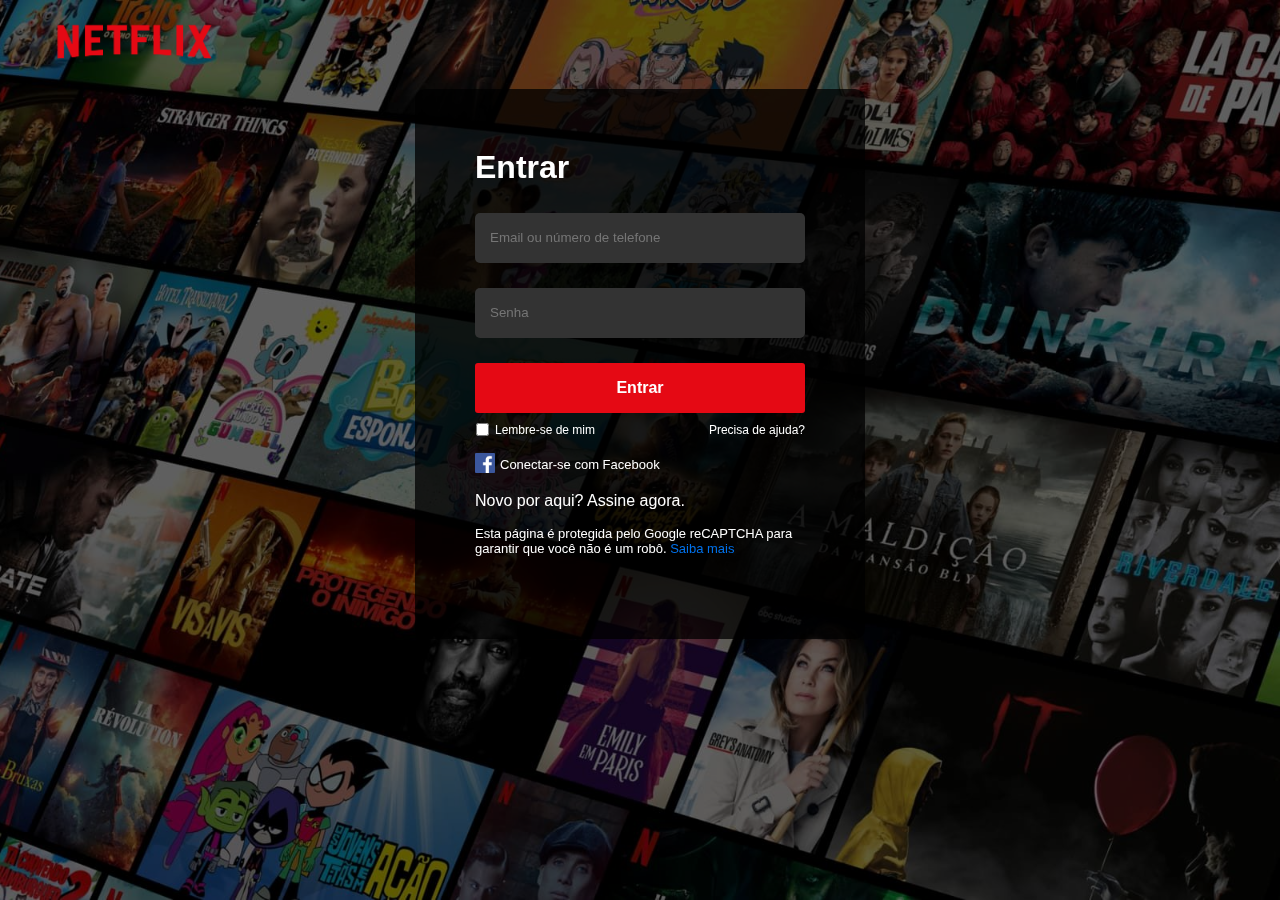
<file: index.html>
<!DOCTYPE html>
<html lang="en">
<head>
    <meta charset="UTF-8">
    <meta name="viewport" content="width=device-width, initial-scale=1.0">
    <link rel="stylesheet" href="/css/style.css">
    <title>Document</title>
</head>
<body>
    <div class="header">
        <div class="logo">
            <a href="#"> 
                <img src="imagens/netflixlogo.png" alt="">
            </a>
        </div>
    </div>

    <div class="login_body">
        <div class="login_box">
            <h2>Entrar</h2>

            <!-- Configura o formulário para redirecionar diretamente -->
            <form action="index2.html" method="get">
                <div class="input_box">
                    <input required type="email" placeholder="Email ou número de telefone">
                </div>

                <div class="input_box">
                    <input required type="password" placeholder="Senha">
                </div> 

                <div>
                    <button class="submit" type="submit">
                        Entrar
                    </button>
                </div>
            </form>

            <div class="suporte">
                <div class="lembrar">
                    <span><input type="checkbox" style="margin: 0;padding: 0;height: 13px;"></span> 
                    <span>Lembre-se de mim</span>
                </div>

                <div class="ajuda">
                    <a href="#">
                        Precisa de ajuda?
                    </a>
                </div>
            </div>

            <div class="login_footer">
                <div class="login_facebook">
                    <span><img height="20px" src="imagens/Facebook_logo.png" alt="facebook"></span>
                    <span><a href="#"> Conectar-se com Facebook </a></span>
                </div>

                <div class="sign_up">
                    <p>Novo por aqui? <a href="#"> Assine agora.</a> </p>
                </div>

                <div class="termos">
                    <p>Esta página é protegida pelo Google reCAPTCHA para garantir que você não é um robô. <a href="#">Saiba mais</a></p>
                </div>
            </div>
        </div>
    </div>
</body>
</html>
</file>
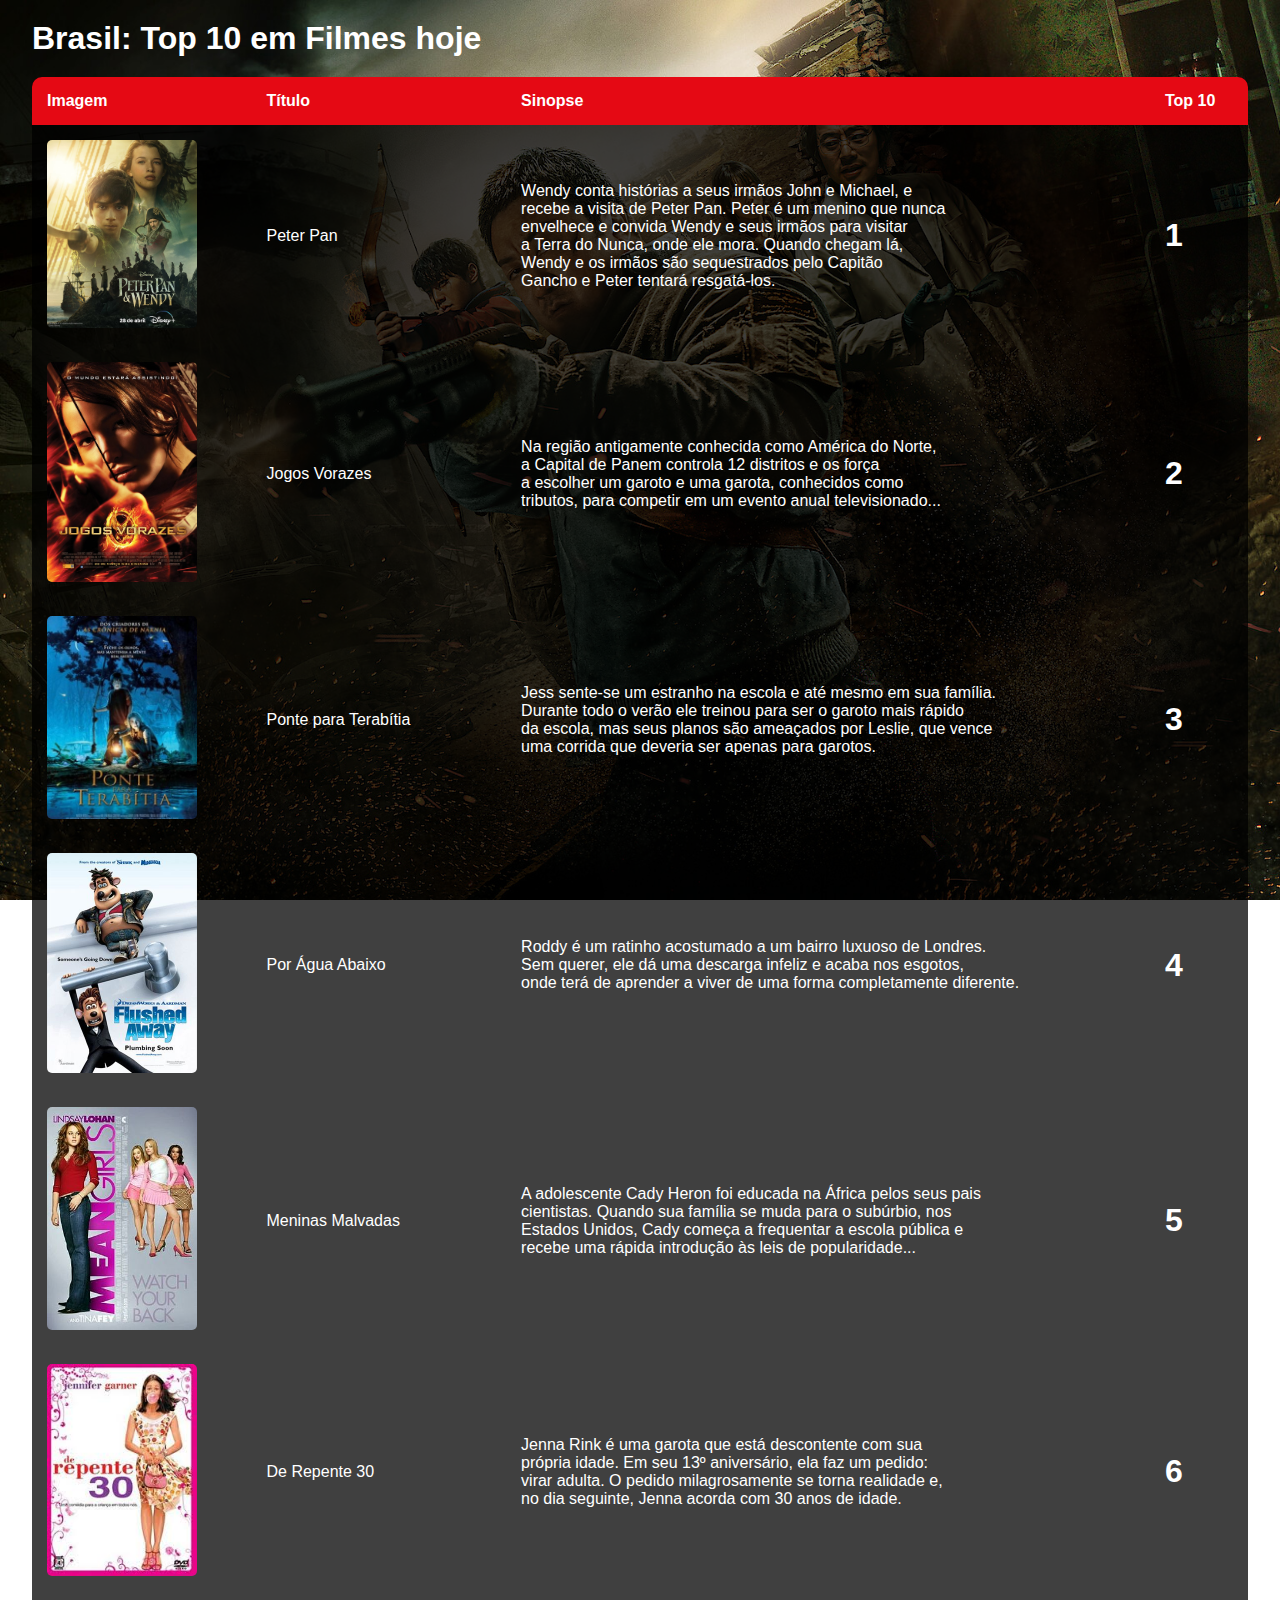
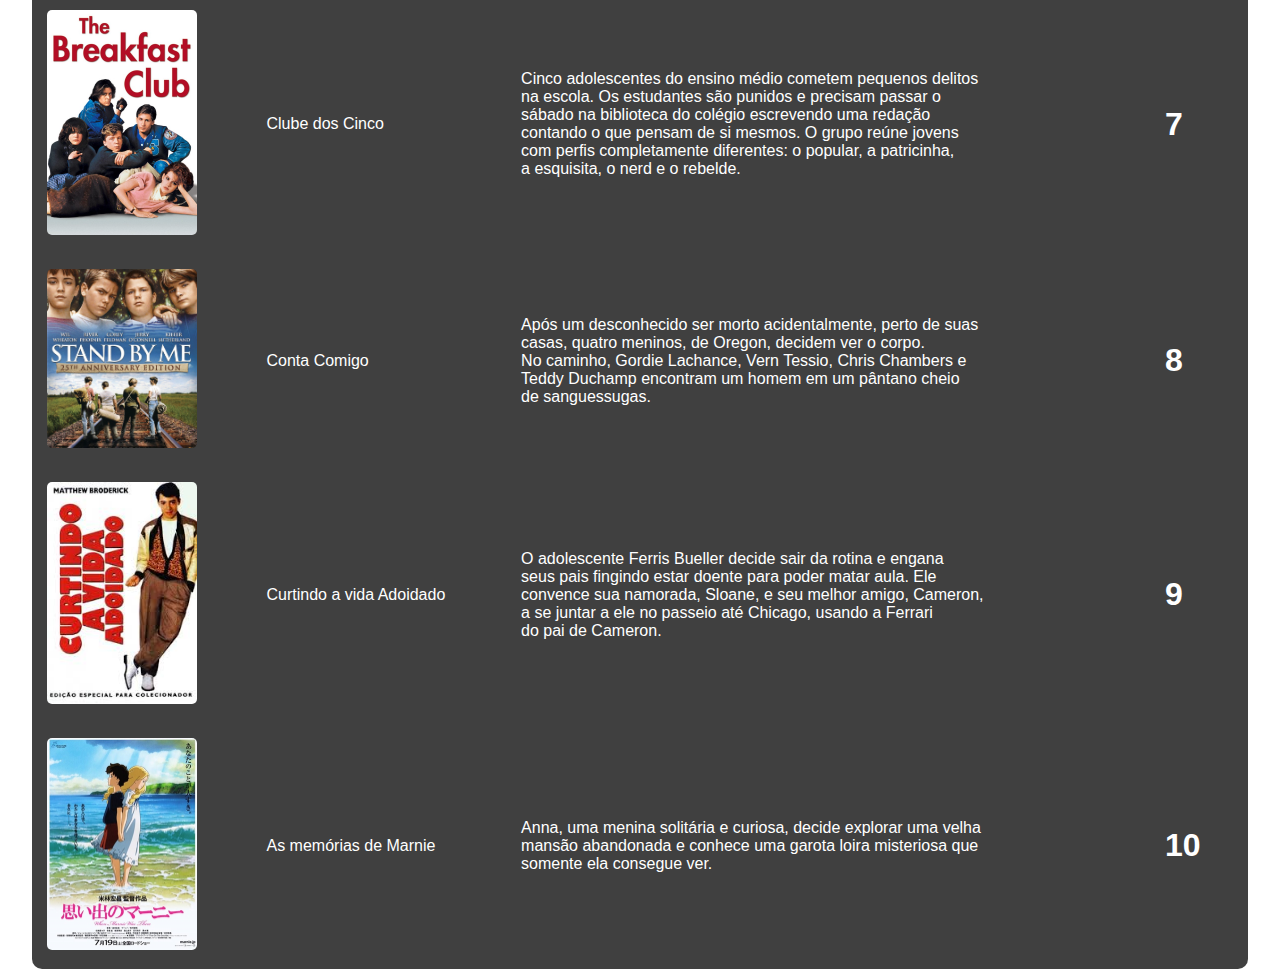
<file: filmes.html>
<!DOCTYPE html>
<html lang="en">
<head>
    <meta charset="UTF-8">
    <meta name="viewport" content="width=device-width, initial-scale=1.0">
    <link rel="stylesheet" href="css/filmes.css">
    <title>Document</title>
</head>
<body>
    
    <h1 class="titulo" style="color: #fff;">Brasil: Top 10 em Filmes hoje</h1>
    <table class="tabela_filmes">
        <tr>
            <th>Imagem</th>
            <th>Título</th>
            <th>Sinopse</th>
            <th>Top 10</th>
        </tr>

        <tr>
            <td><img src="imagens/Filme1.jpg" alt="Filme 1"></td>
            <td>Peter Pan</td>
            <td> <p>
                Wendy conta histórias a seus irmãos John e Michael, e <br>
                recebe a visita de Peter Pan. Peter é um menino que nunca <br>
                envelhece e convida Wendy e seus irmãos para visitar <br>
                a Terra do Nunca, onde ele mora. Quando chegam lá, <br>
                Wendy e os irmãos são sequestrados pelo Capitão  <br>
                Gancho e Peter tentará resgatá-los.
            </p>
          
            </td>
            <td class="top_10">1</td>
        </tr>
        <tr>
            <td><img src="imagens/Filme2.jpg" alt="Filme 2"></td>
            <td>Jogos Vorazes</td>
            <td> <p>
                Na região antigamente conhecida como América do Norte, <br>
                a Capital de Panem controla 12 distritos e os força <br>
                a escolher um garoto e uma garota, conhecidos como <br>
                tributos, para competir em um evento anual televisionado...
            </p>
        </td>
        <td class="top_10">2</td>
        </tr>

        <tr>
            <td><img src="imagens/Filme3.jpg" alt="Filme 3"></td>
            <td>Ponte para Terabítia</td>
            <td> <p>
                Jess sente-se um estranho na escola e até mesmo em sua família. <br>
                Durante todo o verão ele treinou para ser o garoto mais rápido <br>
                da escola, mas seus planos são ameaçados por Leslie, que vence <br>
                uma corrida que deveria ser apenas para garotos.
            </p>
        </td>
        <td class="top_10">3</td>
        </tr>
        <tr>
            <td><img src="imagens/Filme4.jpg" alt="Filme 4"></td>
            <td>Por Água Abaixo</td>
            <td> <p>
                Roddy é um ratinho acostumado a um bairro luxuoso de Londres. <br>
                Sem querer, ele dá uma descarga infeliz e acaba nos esgotos, <br>
                onde terá de aprender a viver de uma forma completamente diferente. <br>
            </p>
        </td>
        <td class="top_10">4</td>
        </tr>

        <tr>
            <td><img src="imagens/Filme5.jpg" alt="Filme 5"></td>
            <td>Meninas Malvadas</td>
            <td> <p> 
                A adolescente Cady Heron foi educada na África pelos seus pais <br>
                cientistas. Quando sua família se muda para o subúrbio, nos <br>
                Estados Unidos, Cady começa a frequentar a escola pública e <br>
                recebe uma rápida introdução às leis de popularidade...
            </p></td>
            <td class="top_10">5</td>
        </tr>

        <tr>
            <td><img src="imagens/Filme6.jpeg" alt="Filme 6"></td>
            <td>De Repente 30</td>
            <td> <p>
                Jenna Rink é uma garota que está descontente com sua <br>
                própria idade. Em seu 13º aniversário, ela faz um pedido: <br>
                virar adulta. O pedido milagrosamente se torna realidade e, <br>
                no dia seguinte, Jenna acorda com 30 anos de idade.

            </p></td>
            <td class="top_10">6</td>
        </tr>

        <tr>
            <td><img src="imagens/Filme7.jpg" alt="Filme 7"></td>
            <td>Clube dos Cinco</td>
            <td> <p>
                Cinco adolescentes do ensino médio cometem pequenos delitos <br>
                na escola. Os estudantes são punidos e precisam passar o <br>
                sábado na biblioteca do colégio escrevendo uma redação <br>
                contando o que pensam de si mesmos. O grupo reúne jovens <br>
                com perfis completamente diferentes: o popular, a patricinha, <br>
                a esquisita, o nerd e o rebelde.
            </p></td>
            <td class="top_10">7</td>
        </tr>

        <tr>
            <td><img src="imagens/Filme 8.jpg" alt="Filme 8"></td>
            <td>Conta Comigo</td>
            <td> <p>
                Após um desconhecido ser morto acidentalmente, perto de suas <br>
                casas, quatro meninos, de Oregon, decidem ver o corpo. <br>
                No caminho, Gordie Lachance, Vern Tessio, Chris Chambers e <br>
                Teddy Duchamp encontram um homem em um pântano cheio <br>
                de sanguessugas.
            </p></td>
            <td class="top_10">8</td>
        </tr>

        <tr>
            <td><img src="imagens/Filme9.jpeg" alt="Filme 9"></td>
            <td>Curtindo a vida Adoidado</td>
            <td> <p>
                O adolescente Ferris Bueller decide sair da rotina e engana <br>
                seus pais fingindo estar doente para poder matar aula. Ele <br>
                convence sua namorada, Sloane, e seu melhor amigo, Cameron, <br>
                a se juntar a ele no passeio até Chicago, usando a Ferrari <br>
                do pai de Cameron.
            </p></td>
            <td class="top_10">9</td>
        </tr>

        <tr>
            <td><img src="imagens/Filme10.jpg" alt="Filme 10"></td>
            <td>As memórias de Marnie</td>
            <td> <p>
                Anna, uma menina solitária e curiosa, decide explorar uma velha <br>
                mansão abandonada e conhece uma garota loira misteriosa que <br>
                somente ela consegue ver.
            </p></td>
            <td class="top_10">10</td>
        </tr>
    </table>

</body>
</html>
</file>
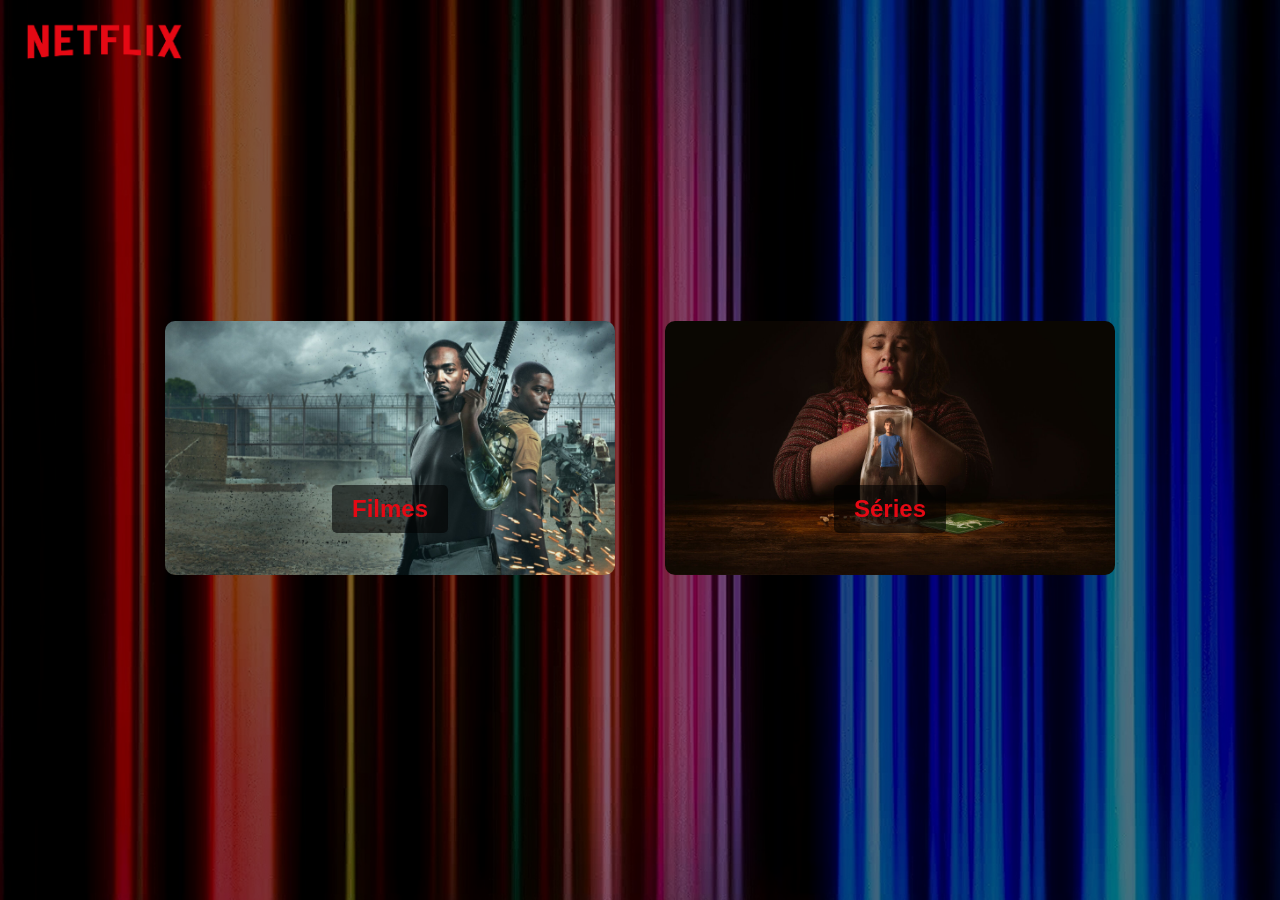
<file: index2.html>
<!DOCTYPE html>
<html lang="pt-BR">
<head>
    <meta charset="UTF-8">
    <meta name="viewport" content="width=device-width, initial-scale=1.0">
    <link rel="stylesheet" href="/css/style2.css">
    <title>Document</title>
   
</head>
<body>

    <div class="header">
        <div class="logo">
            <a href="#"> 
                <img src="imagens/netflixlogo.png" alt="Netflix Logo">
            </a>
        </div>
    </div>

    <div class="container">
        <div class="item" onclick="window.location.href='filmes.html'">
            <img src="imagens/Filmes.jpg" alt="Filmes">
            <h2>Filmes</h2>
        </div>
        
        <div class="item" onclick="window.location.href='series.html'">
            <img src="imagens/Séries.jpg" alt="Séries">
            <h2>Séries</h2>
        </div>
    </div>

</body>
</html>
</file>
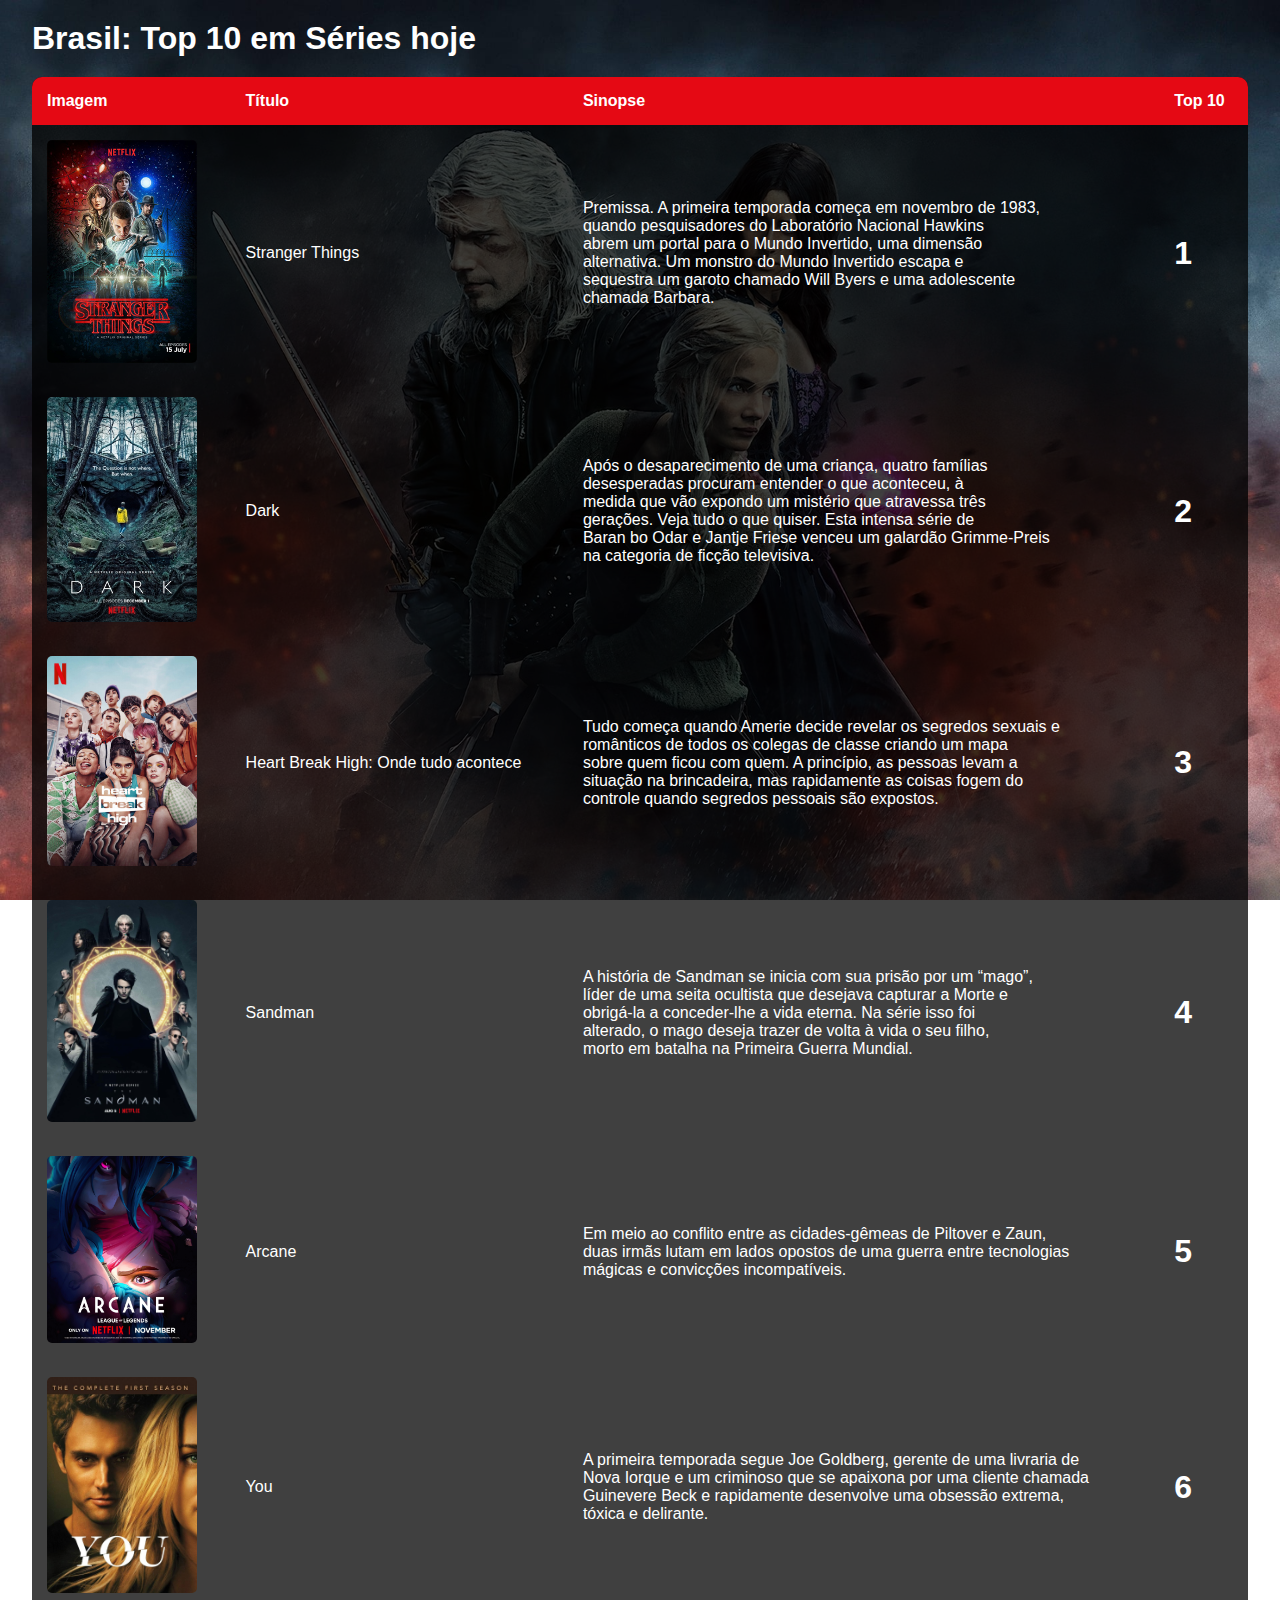
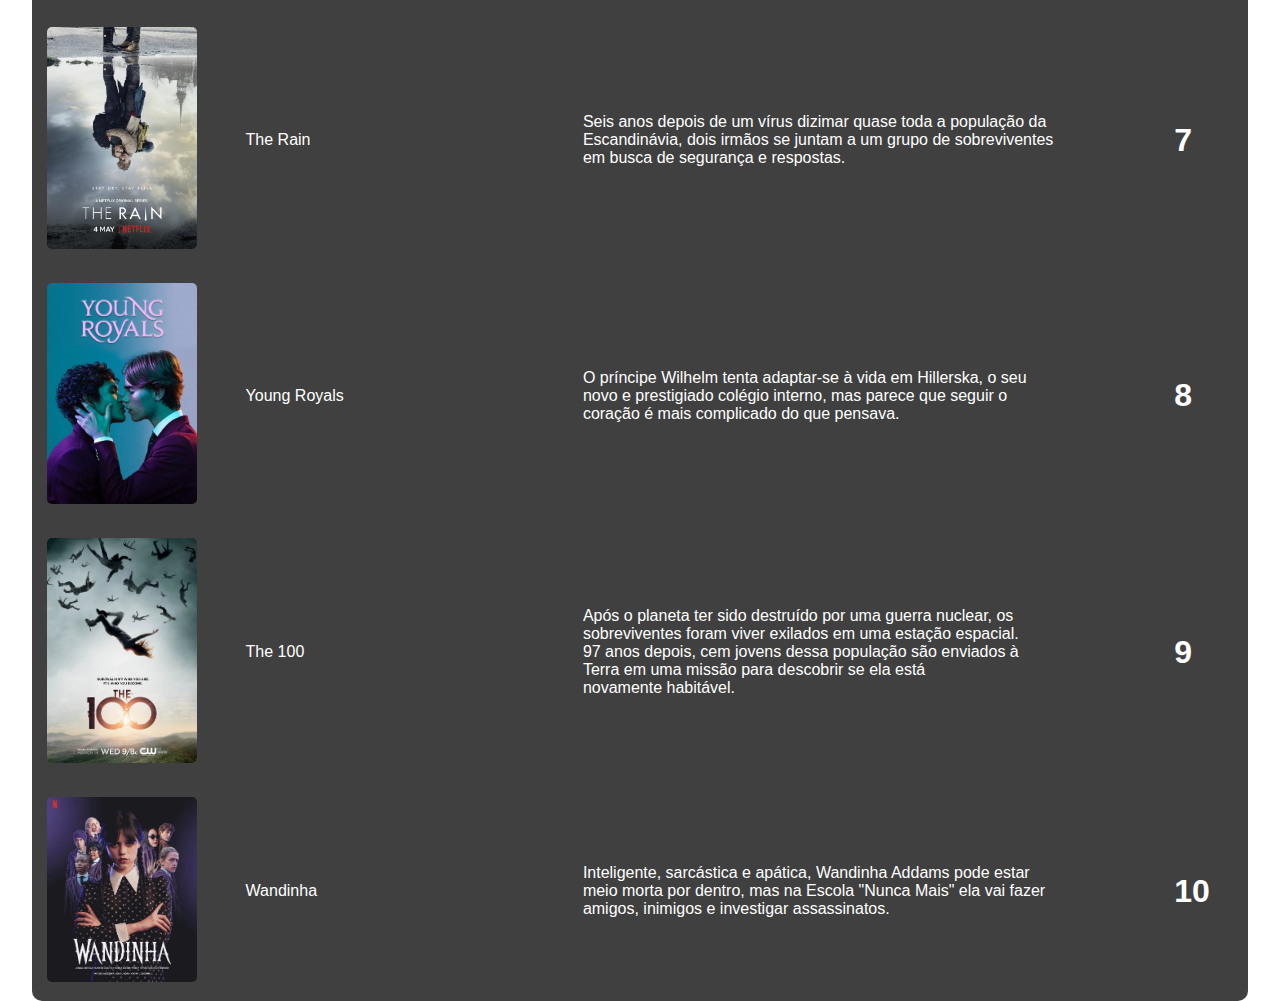
<file: series.html>
<!DOCTYPE html>
<html lang="en">
<head>
    <meta charset="UTF-8">
    <meta name="viewport" content="width=device-width, initial-scale=1.0">
    <link rel="stylesheet" href="css/series.css">
    <title>Document</title>
</head>
<body>
    
    <h1 class="titulo" style="color: #fff;">Brasil: Top 10 em Séries hoje</h1>
    <table class="tabela_series">
        <tr>
            <th>Imagem</th>
            <th>Título</th>
            <th>Sinopse</th>
            <th>Top 10</th>
        </tr>
        <tr>
            <td><img src="imagens/Serie1.jpg" alt="Serie 1"></td>
            <td>Stranger Things</td>
            <td> <p>
                Premissa. A primeira temporada começa em novembro de 1983, <br>
                quando pesquisadores do Laboratório Nacional Hawkins <br>
                abrem um portal para o Mundo Invertido, uma dimensão <br>
                alternativa. Um monstro do Mundo Invertido escapa e <br>
                sequestra um garoto chamado Will Byers e uma adolescente <br>
                chamada Barbara.
            </p>
            <td class="top_10">1</td>
            </td>
        </tr>
        <tr>
            <td><img src="imagens/Serie2.jpg" alt="Serie 2"></td>
            <td>Dark</td>
            <td> <p>
                Após o desaparecimento de uma criança, quatro famílias <br>
                desesperadas procuram entender o que aconteceu, à <br>
                medida que vão expondo um mistério que atravessa três <br>
                gerações. Veja tudo o que quiser. Esta intensa série de <br>
                Baran bo Odar e Jantje Friese venceu um galardão Grimme-Preis <br>
                na categoria de ficção televisiva.
            </p>
        </td>
        <td class="top_10">2</td>
        </tr>

        <tr>
            <td><img src="imagens/Serie3.jpg" alt="Serie 3"></td>
            <td>Heart Break High: Onde tudo acontece</td>
            <td> <p>
                Tudo começa quando Amerie decide revelar os segredos sexuais e <br>
                românticos de todos os colegas de classe criando um mapa <br>
                sobre quem ficou com quem. A princípio, as pessoas levam a <br>
                situação na brincadeira, mas rapidamente as coisas fogem do <br>
                controle quando segredos pessoais são expostos.
            </p>
        </td>
        <td class="top_10">3</td>
        </tr>
        <tr>
            <td><img src="imagens/Serie4.jpg" alt="Serie 4"></td>
            <td>Sandman</td>
            <td> <p>
                A história de Sandman se inicia com sua prisão por um “mago”, <br>
                líder de uma seita ocultista que desejava capturar a Morte e <br>
                obrigá-la a conceder-lhe a vida eterna. Na série isso foi <br>
                alterado, o mago deseja trazer de volta à vida o seu filho, <br>
                morto em batalha na Primeira Guerra Mundial.
            </p>
        </td>
        <td class="top_10">4</td>
        </tr>

        <tr>
            <td><img src="imagens/Serie5.jpg" alt="Serie 5"></td>
            <td>Arcane</td>
            <td> <p> 
                Em meio ao conflito entre as cidades-gêmeas de Piltover e Zaun, <br>
                duas irmãs lutam em lados opostos de uma guerra entre tecnologias <br>
                mágicas e convicções incompatíveis. <br>
            </p></td>
            <td class="top_10">5</td>
        </tr>

        <tr>
            <td><img src="imagens/Serie 6.jpg" alt="Serie 6"></td>
            <td>You</td>
            <td> <p>
                A primeira temporada segue Joe Goldberg, gerente de uma livraria de <br>
                Nova Iorque e um criminoso que se apaixona por uma cliente chamada <br>
                Guinevere Beck e rapidamente desenvolve uma obsessão extrema, <br>
                tóxica e delirante.
            </p></td>
            <td class="top_10">6</td>
        </tr>

        <tr>
            <td><img src="imagens/Serie7.jpg" alt="Serie 7"></td>
            <td>The Rain</td>
            <td> <p>
                Seis anos depois de um vírus dizimar quase toda a população da <br>
                Escandinávia, dois irmãos se juntam a um grupo de sobreviventes <br>
                em busca de segurança e respostas. <br>
            </p></td>
            <td class="top_10">7</td>
        </tr>

        <tr>
            <td><img src="imagens/Serie8.jpg" alt="Serie 8"></td>
            <td>Young Royals</td>
            <td> <p>
                O príncipe Wilhelm tenta adaptar-se à vida em Hillerska, o seu <br>
                novo e prestigiado colégio interno, mas parece que seguir o <br>
                coração é mais complicado do que pensava. <br>
            </p></td>
            <td class="top_10">8</td>
        </tr>

        <tr>
            <td><img src="imagens/Serie9.jpg" alt="Serie 9"></td>
            <td>The 100</td>
            <td> <p>
                Após o planeta ter sido destruído por uma guerra nuclear, os <br>
                sobreviventes foram viver exilados em uma estação espacial. <br>
                97 anos depois, cem jovens dessa população são enviados à <br>
                Terra em uma missão para descobrir se ela está <br>
                novamente habitável.
            </p></td>
            <td class="top_10">9</td>
        </tr>

        <tr>
            <td><img src="imagens/Serie10.jpg" alt="Serie 10"></td>
            <td>Wandinha</td>
            <td> <p>
                Inteligente, sarcástica e apática, Wandinha Addams pode estar <br>
                meio morta por dentro, mas na Escola "Nunca Mais" ela vai fazer <br>
                amigos, inimigos e investigar assassinatos.
            </p></td>
            <td class="top_10">10</td>
        </tr>
    </table>

</body>
</html>
</file>
<file: css/style.css>
body{
    padding: 0;
    margin: 0;
    height: 100vh;
    width: 100%;
    position: relative;
    background-image: url(../imagens/fundo.jpg);
    background-image: cover;
    background-repeat: no-repeat;
    font-family: Arial, Helvetica, sans-serif;
    background-color: black;
    background-size: cover; 
    background-position: center; 
    
}

body::before{
    content: '';
    background-color: rgb(0, 0, 0, .5);
    width: 100%;
    height: 100%;
    position: fixed;
    top: 0;
    bottom: 0;
    left: 0;
    right: 0;
}

.logo img{
    height: 45px;
    width: 167px;
}

.header{
    padding: 20px 50px;
    position: relative;
    z-index: 10;
}

.login_body{
    padding: 60px;
    z-index: 90;
    position: relative;
    max-width: 450px;
    height: 550px;
    margin-left: 50%;
    background-color: rgb( 0, 0, 0, 0.75);
    border-radius: 10px;
    box-sizing: border-box;
    transform: translateX(-50%);
}

.login_body h2{
    font-size: 32px;
    color: #fff;
    margin-top: 0;
}

.login_body input{
    height: 50px;
    width: 100%;
    color: #fff;
    background-color: #333;
    border: none;
    border-radius: 5px;
    padding-left: 15px;
    padding-left: 15px;
    box-sizing: border-box;
    outline: none;
}

.login_body input:hover {
    background-color: #444;
}

.input_box {
    margin-bottom: 25px;
}

.login_body button {
    height: 50px;
    width: 100%;
    color: #fff;
    background-color: #e50914;
    border-radius: 3px;
    font-weight: bold;
    font-size: 16px;
    border: none;
    margin-bottom: 10px;
}

.login_body button:hover {
    background-color: #fc1722;
    cursor: pointer;
}

.suporte {
    display: flex;
    color: #fff;
    justify-content: space-between;
    font-size: 12px;
    margin-bottom: 5px;
}

.suporte input {
    width: 15px;
    height: 15px;
}

.lembrar {
    display: flex;
    align-items: center;
}

.lembrar span {
    margin-right: 5px;
    height: 25px;
}

.ajuda a {
    text-decoration: none;
    color: #fff;
}

.ajuda a:hover {
    text-decoration: underline;
}

.login_facebook {
    display: flex;
    align-items: center;
    width: 100%;
    color: #fff;
}

.login_facebook span {
    margin-right: 5px;
    font-size: 13px;
}

.login_facebook span a {
    text-decoration: none;
    color: #fff;
}

.sign_up {
    color: #fff;
    font-size: 16px;
}

.sign_up a {
    color: #fff;
    font-size: 16px;
    text-decoration: none;
}

.sign_up a:hover {
    text-decoration: underline;
}

.termos {
    color: #fff;
    font-size: 13px;
}

.termos a {
    text-decoration: none;
    color: #0071eb;
}

.termos a:hover {
    text-decoration: underline;
}
</file>
<file: css/filmes.css>
body{
    padding: 0;
    margin: 0;
    height: 100vh;
    width: 100%;
    position: relative;
    background-image: url('/imagens/fundo3.jpg');
    background-attachment: fixed;
    background-size: cover; 
    background-position: center; 
    background-repeat: no-repeat;
    font-family: Arial, Helvetica, sans-serif;
}


.tabela_filmes {
    width: 95%;
    margin: 20px auto;
    border-collapse: collapse;
    background-color: rgba(0, 0, 0, 0.75);
    color: #fff;
    border-radius: 10px;
    overflow: hidden;
}

.tabela_filmes th, .tabela_filmes td {
    padding: 15px;
    text-align: left;
}

.tabela_filmes th {
    background-color: #e50914;
    color: #fff;
}

.tabela_filmes td img {
    width: 100px;
    height: auto;
    border-radius: 5px;
}


.tabela_filmes td img {
    width: 150px; 
    height: auto;
    border-radius: 5px;
}

.titulo {
    color: #fff;
    margin: 20px auto 10px auto; 
    width: 95%; 
    text-align: left; 
}

.top_10 {
    font-size: 32px;
    color: #fff;
    font-weight: bold;
    text-align: center;
    padding: 10px;
}
</file>
<file: css/style2.css>
body {
    display: flex;
    flex-direction: column;
    justify-content: center;
    align-items: center;
    height: 100vh;
    margin: 0;
    font-family: Arial, sans-serif;
    position: relative;
    background-image: url(../imagens/fundo2.jpg);
    background-image: cover;
    background-repeat: no-repeat;
    background-size: cover; 
    background-position: center; 
}

body::before{
    content: '';
    background-color: rgb(0, 0, 0, .5);
    width: 100%;
    height: 100%;
    position: fixed;
    top: 0;
    bottom: 0;
    left: 0;
    right: 0;
}

.header {
    position: absolute;
    top: 20px;
    left: 20px;
}

.logo img {
    height: 45px;
    width: 167px;
}

.container {
    display: flex;
    justify-content: space-around;
    width: 80%;
    max-width: 1000px;
}

.item {
    position: relative;
    width: 45%;
    cursor: pointer;
    transition: transform 0.3s ease;
}

.item:hover {
    transform: scale(1.05);
}

.item img {
    width: 100%;
    height: auto;
    border-radius: 10px;
}

.item h2 {
    position: absolute;
    bottom: 10%;
    left: 50%;
    transform: translateX(-50%);
    color: #e50914;
    background-color: rgba(2, 2, 2, 0.6);
    padding: 10px 20px;
    border-radius: 5px;
    font-size: 24px;
    text-align: center;
}
</file>
<file: css/series.css>
body{
    padding: 0;
    margin: 0;
    height: 100vh;
    width: 100%;
    position: relative;
    background-image: url('/imagens/fundo4.jpg');
    background-attachment: fixed;
    background-size: cover; 
    background-position: center; 
    background-repeat: no-repeat;
    font-family: Arial, Helvetica, sans-serif;
}

.tabela_series {
    width: 95%;
    margin: 20px auto;
    border-collapse: collapse;
    background-color: rgba(0, 0, 0, 0.75);
    color: #fff;
    border-radius: 10px;
    overflow: hidden;
}

.tabela_series th, .tabela_series td {
    padding: 15px;
    text-align: left;
}

.tabela_series th {
    background-color: #e50914;
    color: #fff;
}

.tabela_series td img {
    width: 100px;
    height: auto;
    border-radius: 5px;
}


.tabela_series td img {
    width: 150px; 
    height: auto;
    border-radius: 5px;
}

.titulo {
    color: #fff;
    margin: 20px auto 10px auto; /* 20px em cima, 10px em baixo, auto para centralizar horizontalmente */
    width: 95%; /* Mesma largura da tabela */
    text-align: left; /* Alinhar o texto à esquerda */
}

.top_10 {
    font-size: 32px;
    color: #fff;
    font-weight: bold;
    text-align: center;
    padding: 10px;
}
</file>
